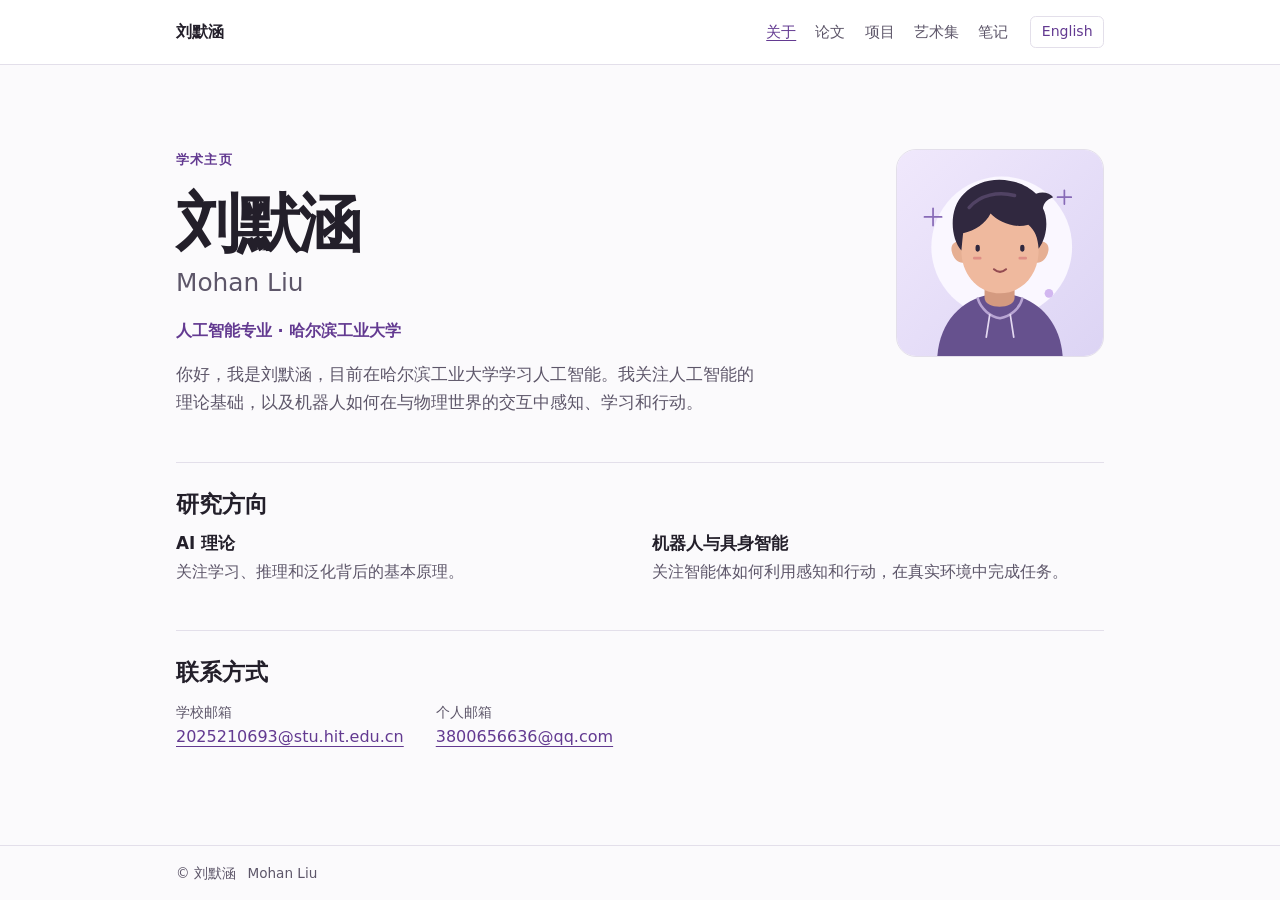
<file: index.html>
<!doctype html>
<html lang="zh-CN">
<head>
  <meta charset="utf-8">
  <meta name="viewport" content="width=device-width, initial-scale=1">
  <meta name="description" content="你好，我是刘默涵，目前在哈尔滨工业大学学习人工智能。我关注人工智能的理论基础，以及机器人如何在与物理世界的交互中感知、学习和行动。">
  <meta name="color-scheme" content="light dark">
  <link rel="icon" href="./assets/avatar.svg" type="image/svg+xml">
  <link rel="stylesheet" href="./assets/site.css">
  <link rel="alternate" hreflang="en" href="./en/index.html">
  <title>刘默涵</title>
</head>
<body>
  <a class="skip" href="#main">跳到正文</a>
  <header class="site-header">
    <div class="wrap topbar">
      <a class="brand" href="./index.html">刘默涵</a>
      <nav aria-label="主导航">
        <a href="./index.html" aria-current="page">关于</a><a href="./publications/index.html">论文</a><a href="./projects/index.html">项目</a><a href="./art/index.html">艺术集</a><a href="./notes/index.html">笔记</a>
      </nav>
      <a class="language" href="./en/index.html" lang="en" hreflang="en">English</a>
    </div>
  </header>
  <main id="main" class="wrap">
      <div class="profile">
        <div>
          <p class="eyebrow">学术主页</p>
          <h1>刘默涵 <span lang="en">Mohan Liu</span></h1>
          <p class="role">人工智能专业 · 哈尔滨工业大学</p>
          <p class="intro">你好，我是刘默涵，目前在哈尔滨工业大学学习人工智能。我关注人工智能的理论基础，以及机器人如何在与物理世界的交互中感知、学习和行动。</p>
        </div>
        <img class="portrait" src="./assets/avatar.svg" alt="刘默涵的卡通占位头像" width="240" height="240">
      </div>
      <section aria-labelledby="research">
        <h2 id="research">研究方向</h2>
        <ul class="topics"><li><h3>AI 理论</h3><p>关注学习、推理和泛化背后的基本原理。</p></li><li><h3>机器人与具身智能</h3><p>关注智能体如何利用感知和行动，在真实环境中完成任务。</p></li></ul>
      </section>
      <section aria-labelledby="contact">
        <h2 id="contact">联系方式</h2>
        <dl class="contacts"><div><dt>学校邮箱</dt><dd><a href="mailto:2025210693@stu.hit.edu.cn">2025210693@stu.hit.edu.cn</a></dd></div><div><dt>个人邮箱</dt><dd><a href="mailto:3800656636@qq.com">3800656636@qq.com</a></dd></div></dl>
      </section>
  </main>
  <footer class="site-footer">
    <div class="wrap">© 刘默涵 <span lang="en">Mohan Liu</span></div>
  </footer>
</body>
</html>
</file>
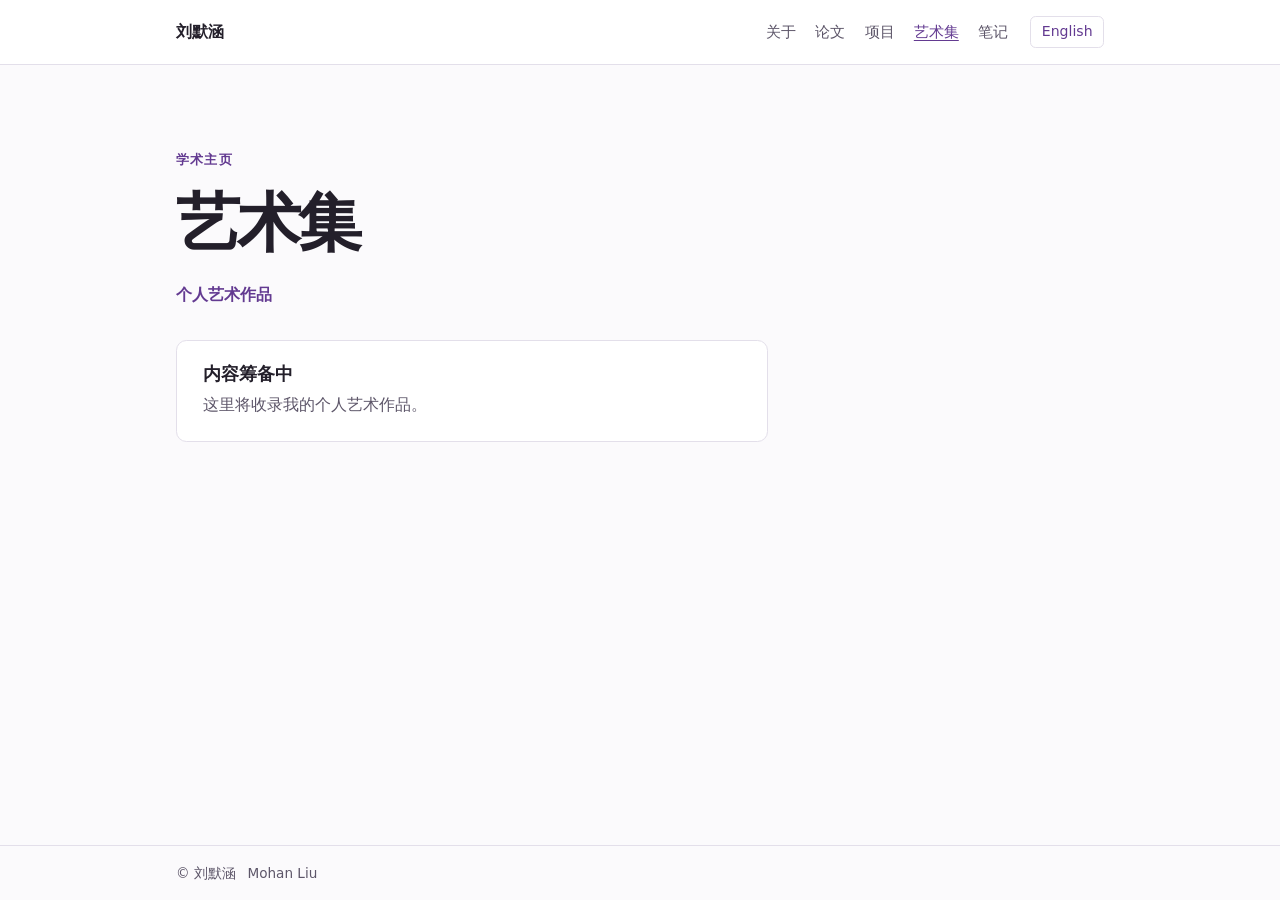
<file: art/index.html>
<!doctype html>
<html lang="zh-CN">
<head>
  <meta charset="utf-8">
  <meta name="viewport" content="width=device-width, initial-scale=1">
  <meta name="description" content="这里将收录我的个人艺术作品。">
  <meta name="color-scheme" content="light dark">
  <link rel="icon" href="../assets/avatar.svg" type="image/svg+xml">
  <link rel="stylesheet" href="../assets/site.css">
  <link rel="alternate" hreflang="en" href="../en/art/index.html">
  <title>艺术集 · 刘默涵</title>
</head>
<body>
  <a class="skip" href="#main">跳到正文</a>
  <header class="site-header">
    <div class="wrap topbar">
      <a class="brand" href="../index.html">刘默涵</a>
      <nav aria-label="主导航">
        <a href="../index.html">关于</a><a href="../publications/index.html">论文</a><a href="../projects/index.html">项目</a><a href="../art/index.html" aria-current="page">艺术集</a><a href="../notes/index.html">笔记</a>
      </nav>
      <a class="language" href="../en/art/index.html" lang="en" hreflang="en">English</a>
    </div>
  </header>
  <main id="main" class="wrap">
      <div class="section-title">
        <p class="eyebrow">学术主页</p>
        <h1>艺术集</h1>
        <p class="role">个人艺术作品</p>
      </div>
      <div class="empty-state">
        <h2>内容筹备中</h2>
        <p>这里将收录我的个人艺术作品。</p>
      </div>
  </main>
  <footer class="site-footer">
    <div class="wrap">© 刘默涵 <span lang="en">Mohan Liu</span></div>
  </footer>
</body>
</html>
</file>
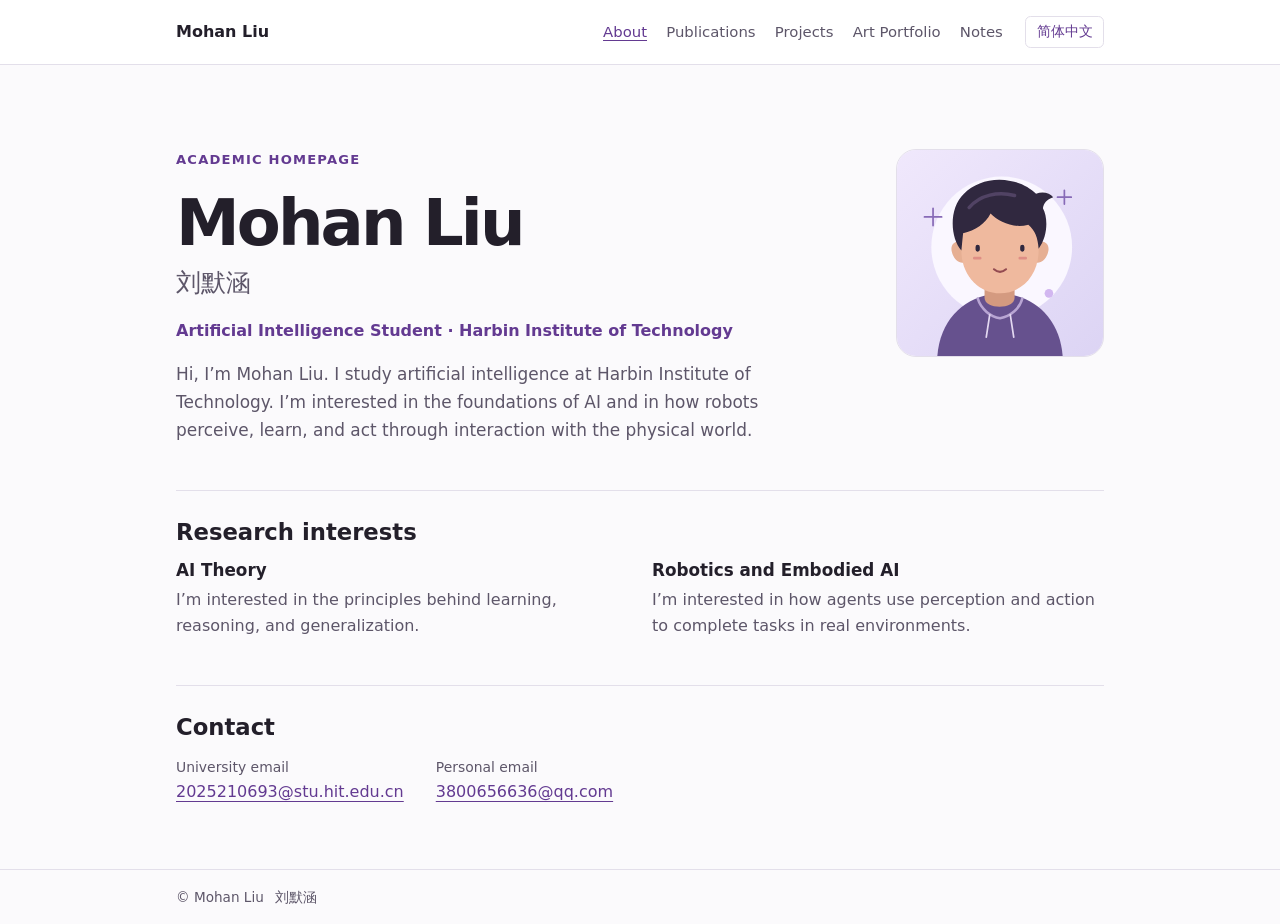
<file: en/index.html>
<!doctype html>
<html lang="en">
<head>
  <meta charset="utf-8">
  <meta name="viewport" content="width=device-width, initial-scale=1">
  <meta name="description" content="Hi, I’m Mohan Liu. I study artificial intelligence at Harbin Institute of Technology. I’m interested in the foundations of AI and in how robots perceive, learn, and act through interaction with the physical world.">
  <meta name="color-scheme" content="light dark">
  <link rel="icon" href="../assets/avatar.svg" type="image/svg+xml">
  <link rel="stylesheet" href="../assets/site.css">
  <link rel="alternate" hreflang="zh-CN" href="../index.html">
  <title>Mohan Liu</title>
</head>
<body>
  <a class="skip" href="#main">Skip to content</a>
  <header class="site-header">
    <div class="wrap topbar">
      <a class="brand" href="../en/index.html">Mohan Liu</a>
      <nav aria-label="Main navigation">
        <a href="../en/index.html" aria-current="page">About</a><a href="../en/publications/index.html">Publications</a><a href="../en/projects/index.html">Projects</a><a href="../en/art/index.html">Art Portfolio</a><a href="../en/notes/index.html">Notes</a>
      </nav>
      <a class="language" href="../index.html" lang="zh-CN" hreflang="zh-CN">简体中文</a>
    </div>
  </header>
  <main id="main" class="wrap">
      <div class="profile">
        <div>
          <p class="eyebrow">Academic homepage</p>
          <h1>Mohan Liu <span lang="zh-CN">刘默涵</span></h1>
          <p class="role">Artificial Intelligence Student · Harbin Institute of Technology</p>
          <p class="intro">Hi, I’m Mohan Liu. I study artificial intelligence at Harbin Institute of Technology. I’m interested in the foundations of AI and in how robots perceive, learn, and act through interaction with the physical world.</p>
        </div>
        <img class="portrait" src="../assets/avatar.svg" alt="Illustrated placeholder portrait for Mohan Liu" width="240" height="240">
      </div>
      <section aria-labelledby="research">
        <h2 id="research">Research interests</h2>
        <ul class="topics"><li><h3>AI Theory</h3><p>I’m interested in the principles behind learning, reasoning, and generalization.</p></li><li><h3>Robotics and Embodied AI</h3><p>I’m interested in how agents use perception and action to complete tasks in real environments.</p></li></ul>
      </section>
      <section aria-labelledby="contact">
        <h2 id="contact">Contact</h2>
        <dl class="contacts"><div><dt>University email</dt><dd><a href="mailto:2025210693@stu.hit.edu.cn">2025210693@stu.hit.edu.cn</a></dd></div><div><dt>Personal email</dt><dd><a href="mailto:3800656636@qq.com">3800656636@qq.com</a></dd></div></dl>
      </section>
  </main>
  <footer class="site-footer">
    <div class="wrap">© Mohan Liu <span lang="zh-CN">刘默涵</span></div>
  </footer>
</body>
</html>
</file>
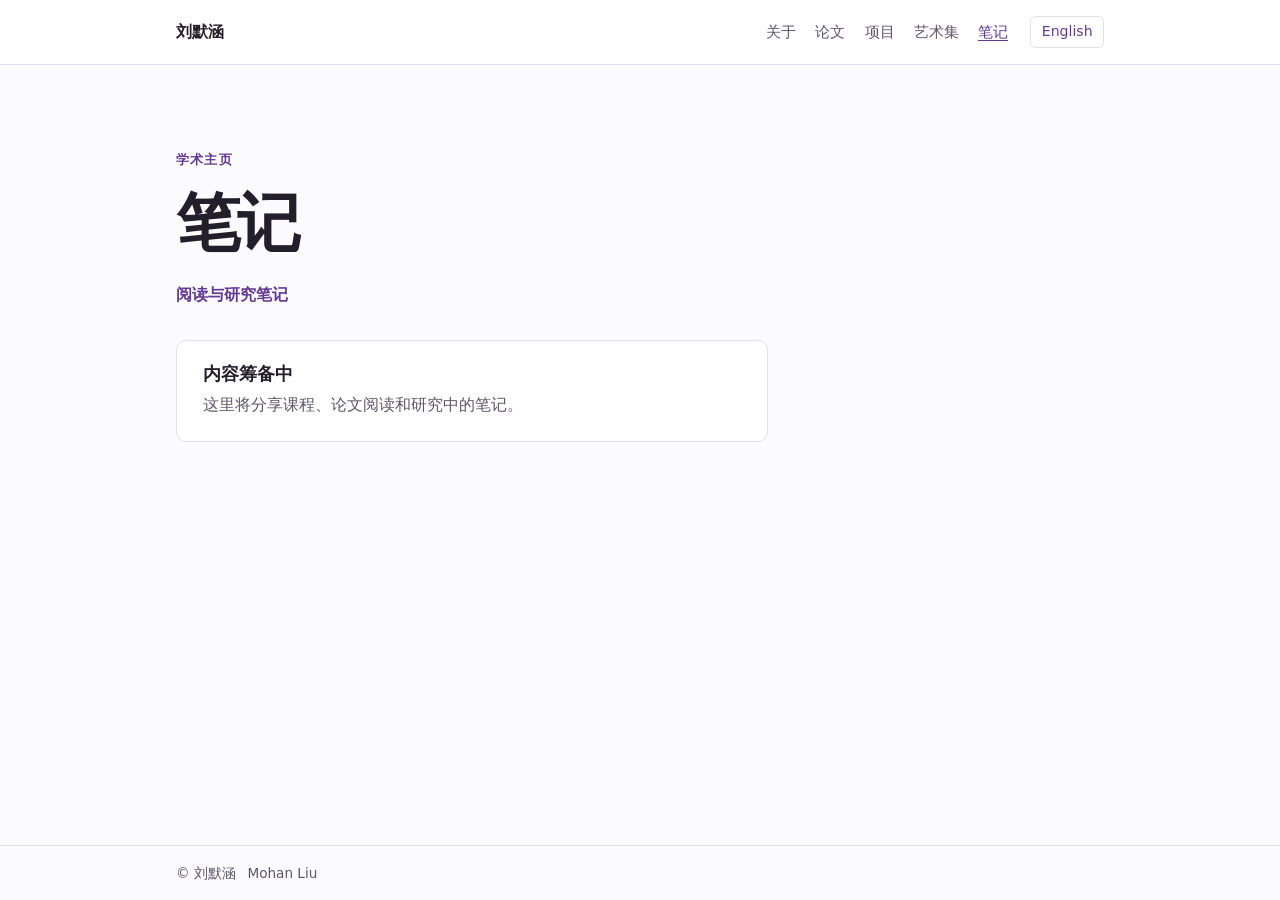
<file: notes/index.html>
<!doctype html>
<html lang="zh-CN">
<head>
  <meta charset="utf-8">
  <meta name="viewport" content="width=device-width, initial-scale=1">
  <meta name="description" content="这里将分享课程、论文阅读和研究中的笔记。">
  <meta name="color-scheme" content="light dark">
  <link rel="icon" href="../assets/avatar.svg" type="image/svg+xml">
  <link rel="stylesheet" href="../assets/site.css">
  <link rel="alternate" hreflang="en" href="../en/notes/index.html">
  <title>笔记 · 刘默涵</title>
</head>
<body>
  <a class="skip" href="#main">跳到正文</a>
  <header class="site-header">
    <div class="wrap topbar">
      <a class="brand" href="../index.html">刘默涵</a>
      <nav aria-label="主导航">
        <a href="../index.html">关于</a><a href="../publications/index.html">论文</a><a href="../projects/index.html">项目</a><a href="../art/index.html">艺术集</a><a href="../notes/index.html" aria-current="page">笔记</a>
      </nav>
      <a class="language" href="../en/notes/index.html" lang="en" hreflang="en">English</a>
    </div>
  </header>
  <main id="main" class="wrap">
      <div class="section-title">
        <p class="eyebrow">学术主页</p>
        <h1>笔记</h1>
        <p class="role">阅读与研究笔记</p>
      </div>
      <div class="empty-state">
        <h2>内容筹备中</h2>
        <p>这里将分享课程、论文阅读和研究中的笔记。</p>
      </div>
  </main>
  <footer class="site-footer">
    <div class="wrap">© 刘默涵 <span lang="en">Mohan Liu</span></div>
  </footer>
</body>
</html>
</file>
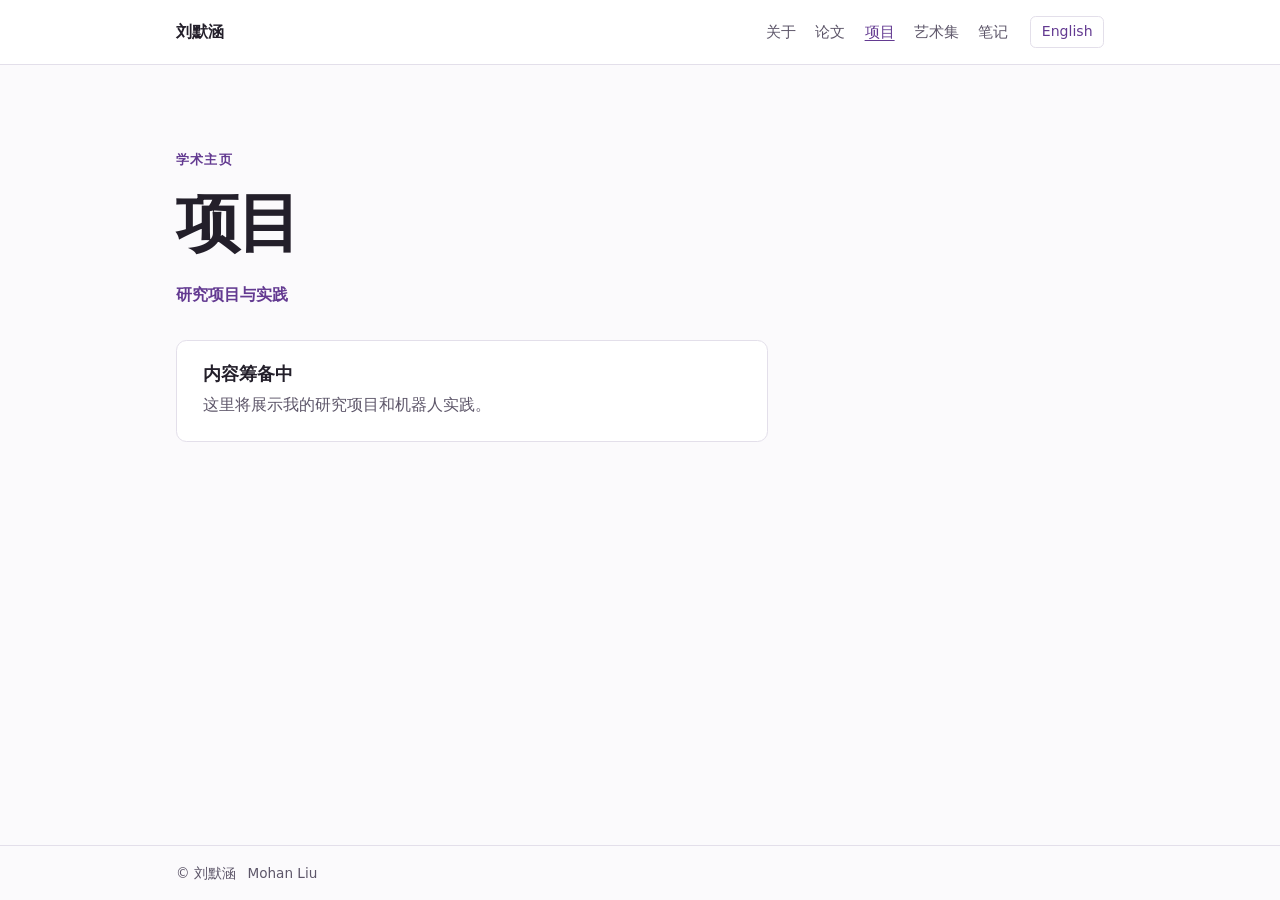
<file: projects/index.html>
<!doctype html>
<html lang="zh-CN">
<head>
  <meta charset="utf-8">
  <meta name="viewport" content="width=device-width, initial-scale=1">
  <meta name="description" content="这里将展示我的研究项目和机器人实践。">
  <meta name="color-scheme" content="light dark">
  <link rel="icon" href="../assets/avatar.svg" type="image/svg+xml">
  <link rel="stylesheet" href="../assets/site.css">
  <link rel="alternate" hreflang="en" href="../en/projects/index.html">
  <title>项目 · 刘默涵</title>
</head>
<body>
  <a class="skip" href="#main">跳到正文</a>
  <header class="site-header">
    <div class="wrap topbar">
      <a class="brand" href="../index.html">刘默涵</a>
      <nav aria-label="主导航">
        <a href="../index.html">关于</a><a href="../publications/index.html">论文</a><a href="../projects/index.html" aria-current="page">项目</a><a href="../art/index.html">艺术集</a><a href="../notes/index.html">笔记</a>
      </nav>
      <a class="language" href="../en/projects/index.html" lang="en" hreflang="en">English</a>
    </div>
  </header>
  <main id="main" class="wrap">
      <div class="section-title">
        <p class="eyebrow">学术主页</p>
        <h1>项目</h1>
        <p class="role">研究项目与实践</p>
      </div>
      <div class="empty-state">
        <h2>内容筹备中</h2>
        <p>这里将展示我的研究项目和机器人实践。</p>
      </div>
  </main>
  <footer class="site-footer">
    <div class="wrap">© 刘默涵 <span lang="en">Mohan Liu</span></div>
  </footer>
</body>
</html>
</file>
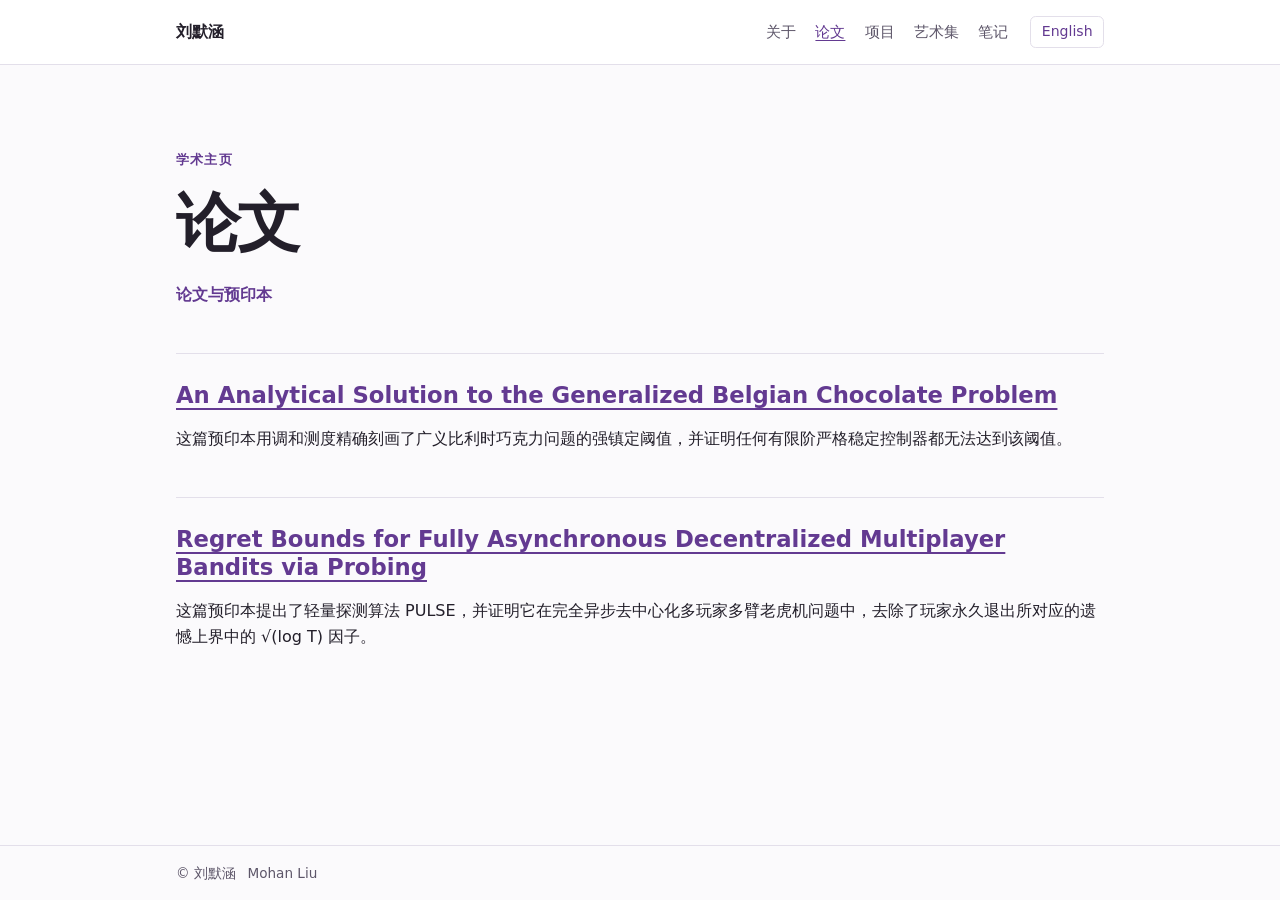
<file: publications/index.html>
<!doctype html>
<html lang="zh-CN">
<head>
  <meta charset="utf-8">
  <meta name="viewport" content="width=device-width, initial-scale=1">
  <meta name="description" content="刘默涵的学术预印本。">
  <meta name="color-scheme" content="light dark">
  <link rel="icon" href="../assets/avatar.svg" type="image/svg+xml">
  <link rel="stylesheet" href="../assets/site.css">
  <link rel="alternate" hreflang="en" href="../en/publications/index.html">
  <title>论文 · 刘默涵</title>
</head>
<body>
  <a class="skip" href="#main">跳到正文</a>
  <header class="site-header">
    <div class="wrap topbar">
      <a class="brand" href="../index.html">刘默涵</a>
      <nav aria-label="主导航">
        <a href="../index.html">关于</a><a href="../publications/index.html" aria-current="page">论文</a><a href="../projects/index.html">项目</a><a href="../art/index.html">艺术集</a><a href="../notes/index.html">笔记</a>
      </nav>
      <a class="language" href="../en/publications/index.html" lang="en" hreflang="en">English</a>
    </div>
  </header>
  <main id="main" class="wrap">
      <div class="section-title">
        <p class="eyebrow">学术主页</p>
        <h1>论文</h1>
        <p class="role">论文与预印本</p>
      </div>
      <section aria-labelledby="belgian-chocolate">
        <h2 id="belgian-chocolate"><a href="https://zenodo.org/records/24108157" lang="en">An Analytical Solution to the Generalized Belgian Chocolate Problem</a></h2>
        <p>这篇预印本用调和测度精确刻画了广义比利时巧克力问题的强镇定阈值，并证明任何有限阶严格稳定控制器都无法达到该阈值。</p>
      </section>
      <section aria-labelledby="pulse">
        <h2 id="pulse"><a href="https://zenodo.org/records/23123295" lang="en">Regret Bounds for Fully Asynchronous Decentralized Multiplayer Bandits via Probing</a></h2>
        <p>这篇预印本提出了轻量探测算法 PULSE，并证明它在完全异步去中心化多玩家多臂老虎机问题中，去除了玩家永久退出所对应的遗憾上界中的 √(log T) 因子。</p>
      </section>
  </main>
  <footer class="site-footer">
    <div class="wrap">© 刘默涵 <span lang="en">Mohan Liu</span></div>
  </footer>
</body>
</html>
</file>
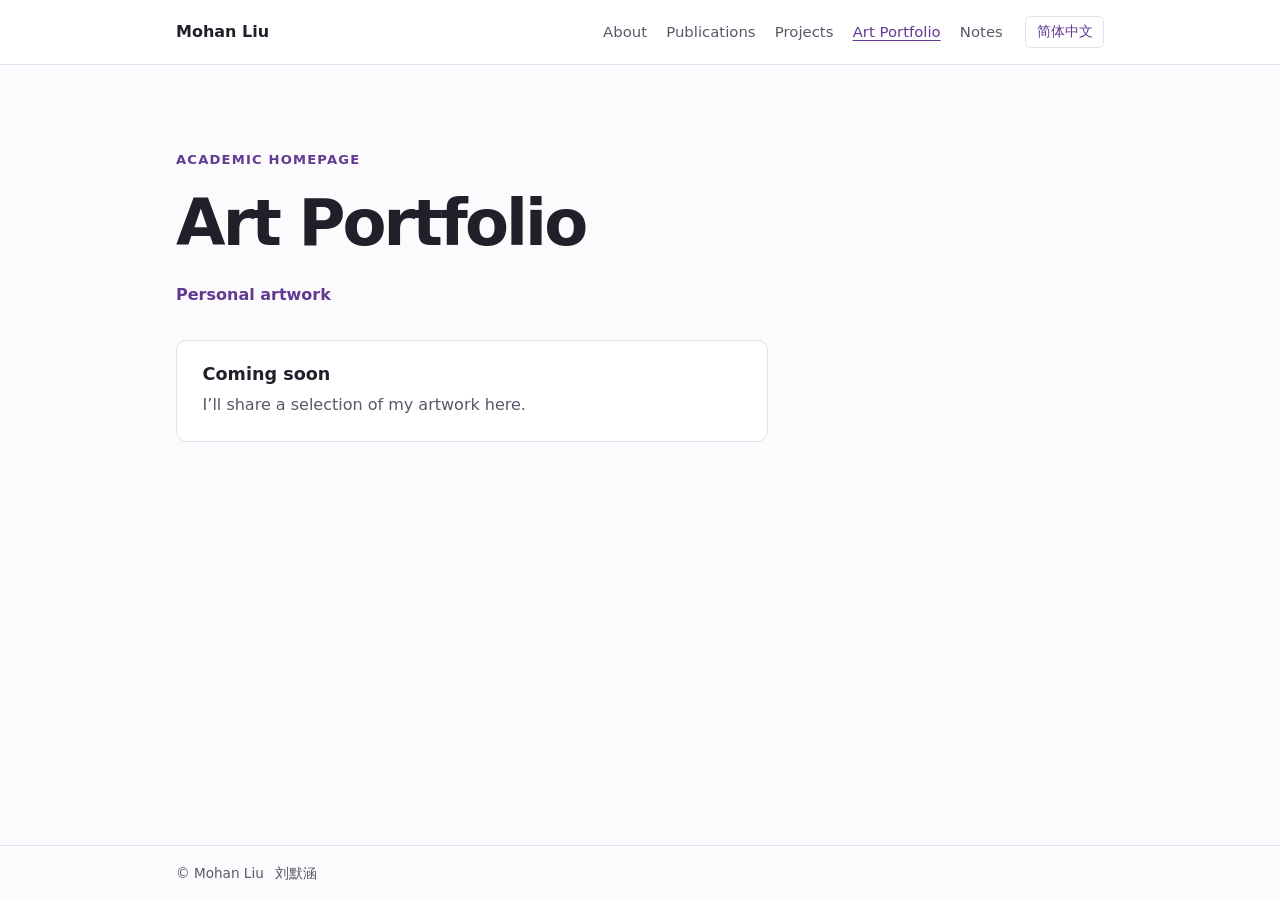
<file: en/art/index.html>
<!doctype html>
<html lang="en">
<head>
  <meta charset="utf-8">
  <meta name="viewport" content="width=device-width, initial-scale=1">
  <meta name="description" content="I’ll share a selection of my artwork here.">
  <meta name="color-scheme" content="light dark">
  <link rel="icon" href="../../assets/avatar.svg" type="image/svg+xml">
  <link rel="stylesheet" href="../../assets/site.css">
  <link rel="alternate" hreflang="zh-CN" href="../../art/index.html">
  <title>Art Portfolio · Mohan Liu</title>
</head>
<body>
  <a class="skip" href="#main">Skip to content</a>
  <header class="site-header">
    <div class="wrap topbar">
      <a class="brand" href="../../en/index.html">Mohan Liu</a>
      <nav aria-label="Main navigation">
        <a href="../../en/index.html">About</a><a href="../../en/publications/index.html">Publications</a><a href="../../en/projects/index.html">Projects</a><a href="../../en/art/index.html" aria-current="page">Art Portfolio</a><a href="../../en/notes/index.html">Notes</a>
      </nav>
      <a class="language" href="../../art/index.html" lang="zh-CN" hreflang="zh-CN">简体中文</a>
    </div>
  </header>
  <main id="main" class="wrap">
      <div class="section-title">
        <p class="eyebrow">Academic homepage</p>
        <h1>Art Portfolio</h1>
        <p class="role">Personal artwork</p>
      </div>
      <div class="empty-state">
        <h2>Coming soon</h2>
        <p>I’ll share a selection of my artwork here.</p>
      </div>
  </main>
  <footer class="site-footer">
    <div class="wrap">© Mohan Liu <span lang="zh-CN">刘默涵</span></div>
  </footer>
</body>
</html>
</file>
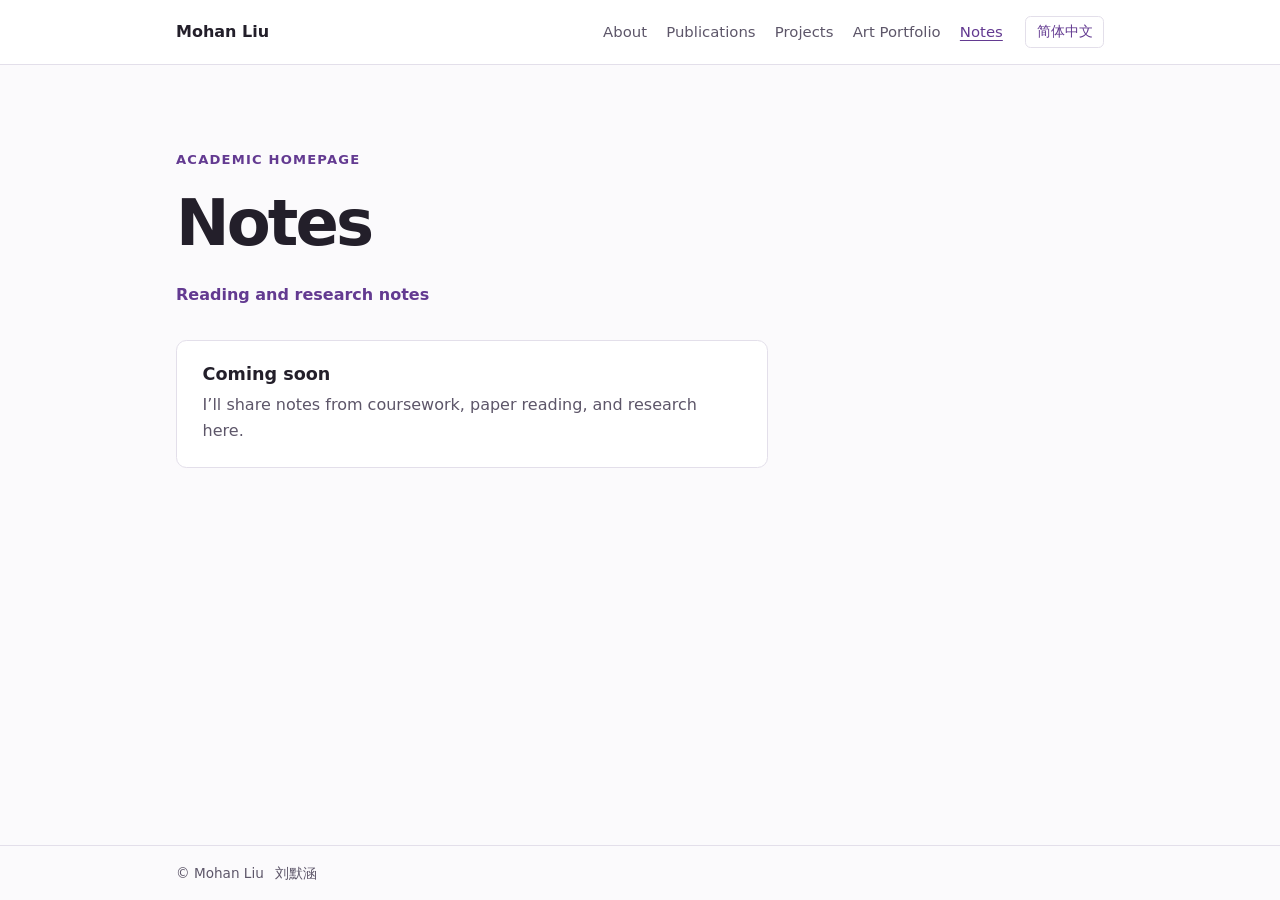
<file: en/notes/index.html>
<!doctype html>
<html lang="en">
<head>
  <meta charset="utf-8">
  <meta name="viewport" content="width=device-width, initial-scale=1">
  <meta name="description" content="I’ll share notes from coursework, paper reading, and research here.">
  <meta name="color-scheme" content="light dark">
  <link rel="icon" href="../../assets/avatar.svg" type="image/svg+xml">
  <link rel="stylesheet" href="../../assets/site.css">
  <link rel="alternate" hreflang="zh-CN" href="../../notes/index.html">
  <title>Notes · Mohan Liu</title>
</head>
<body>
  <a class="skip" href="#main">Skip to content</a>
  <header class="site-header">
    <div class="wrap topbar">
      <a class="brand" href="../../en/index.html">Mohan Liu</a>
      <nav aria-label="Main navigation">
        <a href="../../en/index.html">About</a><a href="../../en/publications/index.html">Publications</a><a href="../../en/projects/index.html">Projects</a><a href="../../en/art/index.html">Art Portfolio</a><a href="../../en/notes/index.html" aria-current="page">Notes</a>
      </nav>
      <a class="language" href="../../notes/index.html" lang="zh-CN" hreflang="zh-CN">简体中文</a>
    </div>
  </header>
  <main id="main" class="wrap">
      <div class="section-title">
        <p class="eyebrow">Academic homepage</p>
        <h1>Notes</h1>
        <p class="role">Reading and research notes</p>
      </div>
      <div class="empty-state">
        <h2>Coming soon</h2>
        <p>I’ll share notes from coursework, paper reading, and research here.</p>
      </div>
  </main>
  <footer class="site-footer">
    <div class="wrap">© Mohan Liu <span lang="zh-CN">刘默涵</span></div>
  </footer>
</body>
</html>
</file>
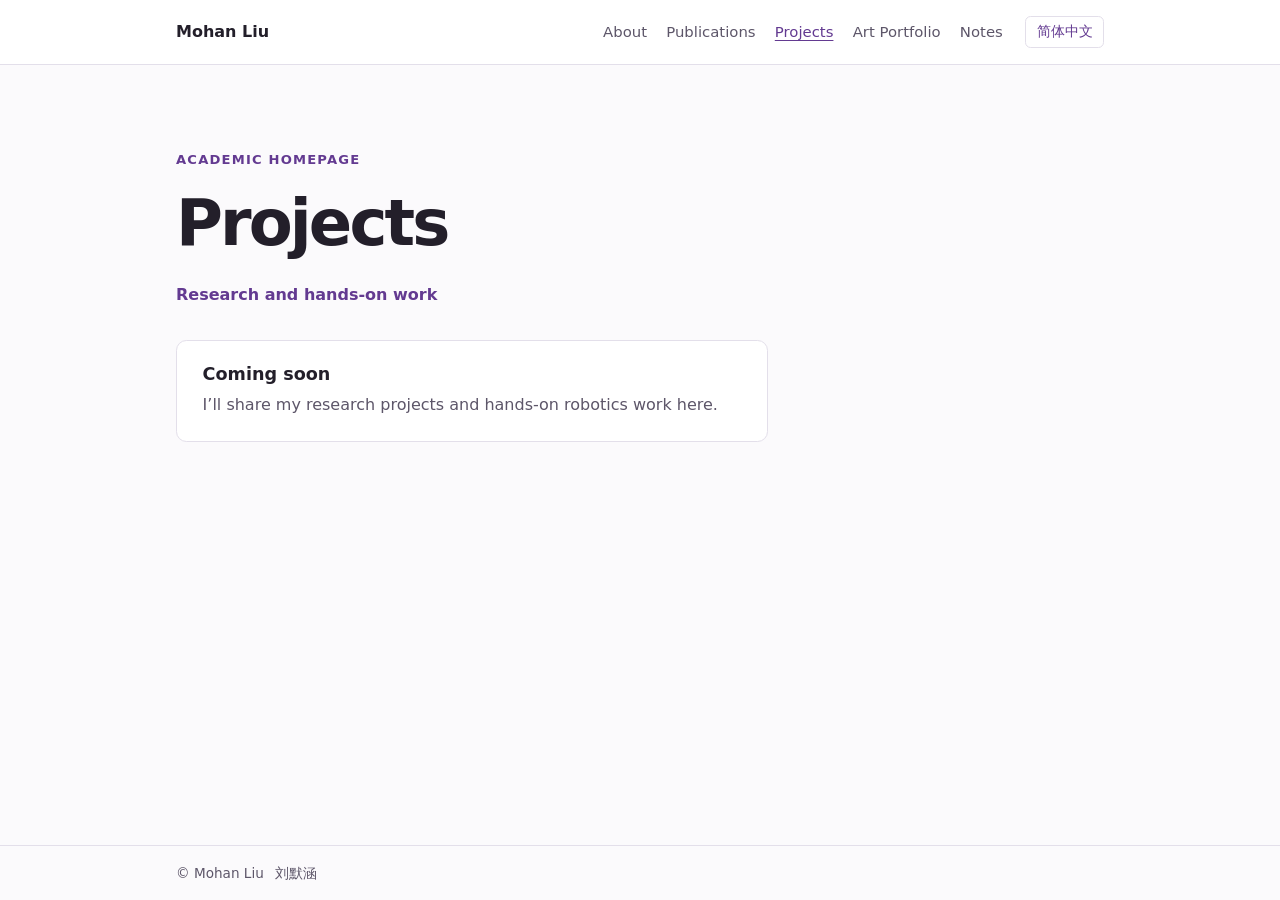
<file: en/projects/index.html>
<!doctype html>
<html lang="en">
<head>
  <meta charset="utf-8">
  <meta name="viewport" content="width=device-width, initial-scale=1">
  <meta name="description" content="I’ll share my research projects and hands-on robotics work here.">
  <meta name="color-scheme" content="light dark">
  <link rel="icon" href="../../assets/avatar.svg" type="image/svg+xml">
  <link rel="stylesheet" href="../../assets/site.css">
  <link rel="alternate" hreflang="zh-CN" href="../../projects/index.html">
  <title>Projects · Mohan Liu</title>
</head>
<body>
  <a class="skip" href="#main">Skip to content</a>
  <header class="site-header">
    <div class="wrap topbar">
      <a class="brand" href="../../en/index.html">Mohan Liu</a>
      <nav aria-label="Main navigation">
        <a href="../../en/index.html">About</a><a href="../../en/publications/index.html">Publications</a><a href="../../en/projects/index.html" aria-current="page">Projects</a><a href="../../en/art/index.html">Art Portfolio</a><a href="../../en/notes/index.html">Notes</a>
      </nav>
      <a class="language" href="../../projects/index.html" lang="zh-CN" hreflang="zh-CN">简体中文</a>
    </div>
  </header>
  <main id="main" class="wrap">
      <div class="section-title">
        <p class="eyebrow">Academic homepage</p>
        <h1>Projects</h1>
        <p class="role">Research and hands-on work</p>
      </div>
      <div class="empty-state">
        <h2>Coming soon</h2>
        <p>I’ll share my research projects and hands-on robotics work here.</p>
      </div>
  </main>
  <footer class="site-footer">
    <div class="wrap">© Mohan Liu <span lang="zh-CN">刘默涵</span></div>
  </footer>
</body>
</html>
</file>
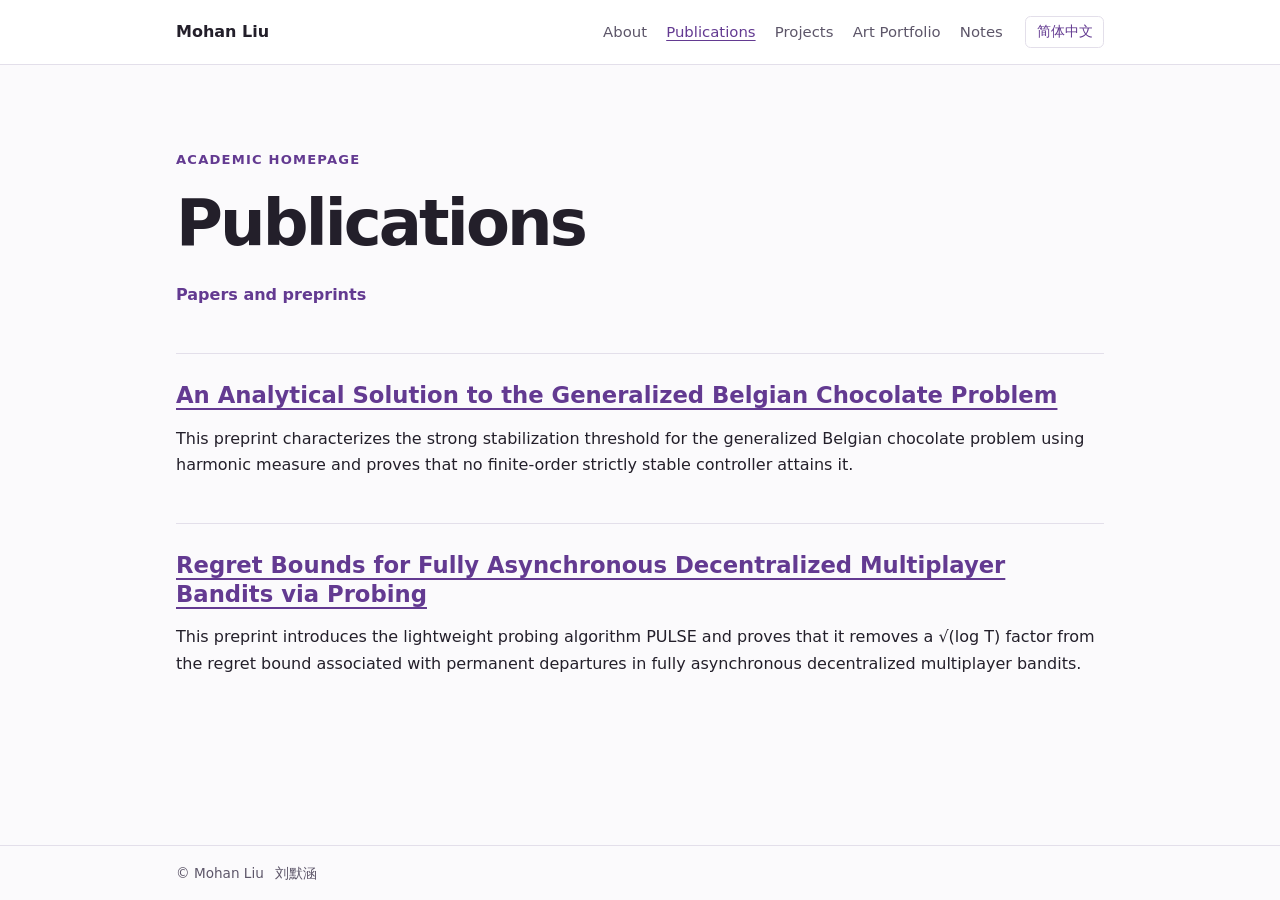
<file: en/publications/index.html>
<!doctype html>
<html lang="en">
<head>
  <meta charset="utf-8">
  <meta name="viewport" content="width=device-width, initial-scale=1">
  <meta name="description" content="Preprints by Mohan Liu.">
  <meta name="color-scheme" content="light dark">
  <link rel="icon" href="../../assets/avatar.svg" type="image/svg+xml">
  <link rel="stylesheet" href="../../assets/site.css">
  <link rel="alternate" hreflang="zh-CN" href="../../publications/index.html">
  <title>Publications · Mohan Liu</title>
</head>
<body>
  <a class="skip" href="#main">Skip to content</a>
  <header class="site-header">
    <div class="wrap topbar">
      <a class="brand" href="../../en/index.html">Mohan Liu</a>
      <nav aria-label="Main navigation">
        <a href="../../en/index.html">About</a><a href="../../en/publications/index.html" aria-current="page">Publications</a><a href="../../en/projects/index.html">Projects</a><a href="../../en/art/index.html">Art Portfolio</a><a href="../../en/notes/index.html">Notes</a>
      </nav>
      <a class="language" href="../../publications/index.html" lang="zh-CN" hreflang="zh-CN">简体中文</a>
    </div>
  </header>
  <main id="main" class="wrap">
      <div class="section-title">
        <p class="eyebrow">Academic homepage</p>
        <h1>Publications</h1>
        <p class="role">Papers and preprints</p>
      </div>
      <section aria-labelledby="belgian-chocolate">
        <h2 id="belgian-chocolate"><a href="https://zenodo.org/records/24108157">An Analytical Solution to the Generalized Belgian Chocolate Problem</a></h2>
        <p>This preprint characterizes the strong stabilization threshold for the generalized Belgian chocolate problem using harmonic measure and proves that no finite-order strictly stable controller attains it.</p>
      </section>
      <section aria-labelledby="pulse">
        <h2 id="pulse"><a href="https://zenodo.org/records/23123295">Regret Bounds for Fully Asynchronous Decentralized Multiplayer Bandits via Probing</a></h2>
        <p>This preprint introduces the lightweight probing algorithm PULSE and proves that it removes a √(log T) factor from the regret bound associated with permanent departures in fully asynchronous decentralized multiplayer bandits.</p>
      </section>
  </main>
  <footer class="site-footer">
    <div class="wrap">© Mohan Liu <span lang="zh-CN">刘默涵</span></div>
  </footer>
</body>
</html>
</file>
<file: assets/site.css>
:root {
  color-scheme: light dark;
  --bg: #fbfafc;
  --surface: #fff;
  --ink: #231f2a;
  --muted: #5d5669;
  --line: #e3dfea;
  --accent: #633a91;
  --tint: #f3edf9;
  --measure: 58rem;
}

@media (prefers-color-scheme: dark) {
  :root {
    --bg: #17141c;
    --surface: #201b27;
    --ink: #f4edf9;
    --muted: #c1b6ce;
    --line: #3b3048;
    --accent: #ddbcff;
    --tint: #2e233a;
  }
}

*, *::before, *::after { box-sizing: border-box; }
body {
  margin: 0;
  min-height: 100vh;
  display: flex;
  flex-direction: column;
  background: var(--bg);
  color: var(--ink);
  font: 1rem/1.65 system-ui, "PingFang SC", "Microsoft YaHei", sans-serif;
}

a { color: var(--accent); text-underline-offset: .22em; }
a:focus-visible { outline: 2px solid var(--accent); outline-offset: 4px; }
.wrap { width: min(var(--measure), calc(100% - 3rem)); margin-inline: auto; }
.skip { position: fixed; inset: .75rem auto auto .75rem; background: var(--surface); padding: .5rem 1rem; z-index: 2; }
.skip:not(:focus) { transform: translateY(-160%); }

.site-header { background: var(--surface); border-bottom: 1px solid var(--line); }
.topbar { display: flex; align-items: center; gap: 1.4rem; min-height: 4rem; }
.brand { margin-right: auto; font-weight: 700; color: var(--ink); white-space: nowrap; text-decoration: none; }
nav { display: flex; flex-wrap: wrap; gap: .2rem 1.2rem; }
nav a { color: var(--muted); font-size: .93rem; text-decoration: none; white-space: nowrap; }
nav a:hover, nav a[aria-current] { color: var(--accent); text-decoration: underline; }
.language {
  border: 1px solid var(--line);
  padding: .22rem .65rem;
  border-radius: .35rem;
  font-size: .88rem;
  white-space: nowrap;
  text-decoration: none;
}
.language:hover { background: var(--tint); }

main { flex: 1 0 auto; padding-block: clamp(2.75rem, 8vw, 5.25rem) 4rem; }
.profile { display: grid; grid-template-columns: minmax(0, 1fr) minmax(9rem, 13rem); gap: 2.5rem; align-items: start; }
.eyebrow { color: var(--accent); margin: 0 0 .75rem; font-size: .82rem; font-weight: 700; letter-spacing: .09em; text-transform: uppercase; }
h1, h2, h3 { line-height: 1.25; margin-top: 0; }
h1 { font-size: clamp(2.6rem, 7vw, 4rem); letter-spacing: -.045em; margin-bottom: .7rem; }
h1 span { display: block; font-weight: 500; font-size: clamp(1.1rem, 4vw, 1.55rem); letter-spacing: 0; color: var(--muted); margin-top: .35rem; }
.role { color: var(--accent); margin: 1.2rem 0 0; font-weight: 600; }
.intro { margin: 1rem 0 0; max-width: 37rem; color: var(--muted); font-size: 1.06rem; }
.portrait { width: 100%; height: auto; border: 1px solid var(--line); border-radius: 1.25rem; }
section { margin-top: 2.8rem; padding-top: 1.7rem; border-top: 1px solid var(--line); }
h2 { font-size: 1.42rem; margin-bottom: .9rem; }
h3 { font-size: 1.05rem; margin-bottom: .35rem; }
.topics { display: grid; grid-template-columns: repeat(2, 1fr); gap: 1.5rem; list-style: none; padding: 0; margin: 0; }
.topics p, .empty-state p { color: var(--muted); margin: 0; }
.contacts { display: flex; flex-wrap: wrap; gap: .8rem 2rem; margin: 0; }
.contacts dt { font-size: .87rem; color: var(--muted); }
.contacts dd { margin: 0; overflow-wrap: anywhere; }
.empty-state { background: var(--surface); margin-top: 2rem; padding: 1.4rem 1.6rem; border: 1px solid var(--line); border-radius: .65rem; max-width: 37rem; }
.empty-state h2 { font-size: 1.1rem; margin-bottom: .4rem; }
.site-footer { border-top: 1px solid var(--line); padding-block: 1rem; color: var(--muted); font-size: .85rem; }
.site-footer span { margin-inline-start: .45rem; }

@media (max-width: 44rem) {
  .topbar { display: grid; grid-template-columns: 1fr auto; padding-block: .75rem; gap: .65rem .9rem; }
  nav { grid-row: 2; grid-column: 1 / -1; gap: .4rem .85rem; }
  .language { grid-row: 1; grid-column: 2; }
  .profile { grid-template-columns: minmax(0, 1fr) clamp(5.25rem, 24vw, 9rem); gap: 1rem; }
  .portrait { margin-top: 1.5rem; }
}

@media (max-width: 29rem) {
  .wrap { width: calc(100% - 2rem); }
  .topics { grid-template-columns: 1fr; gap: 1rem; }
}
</file>
